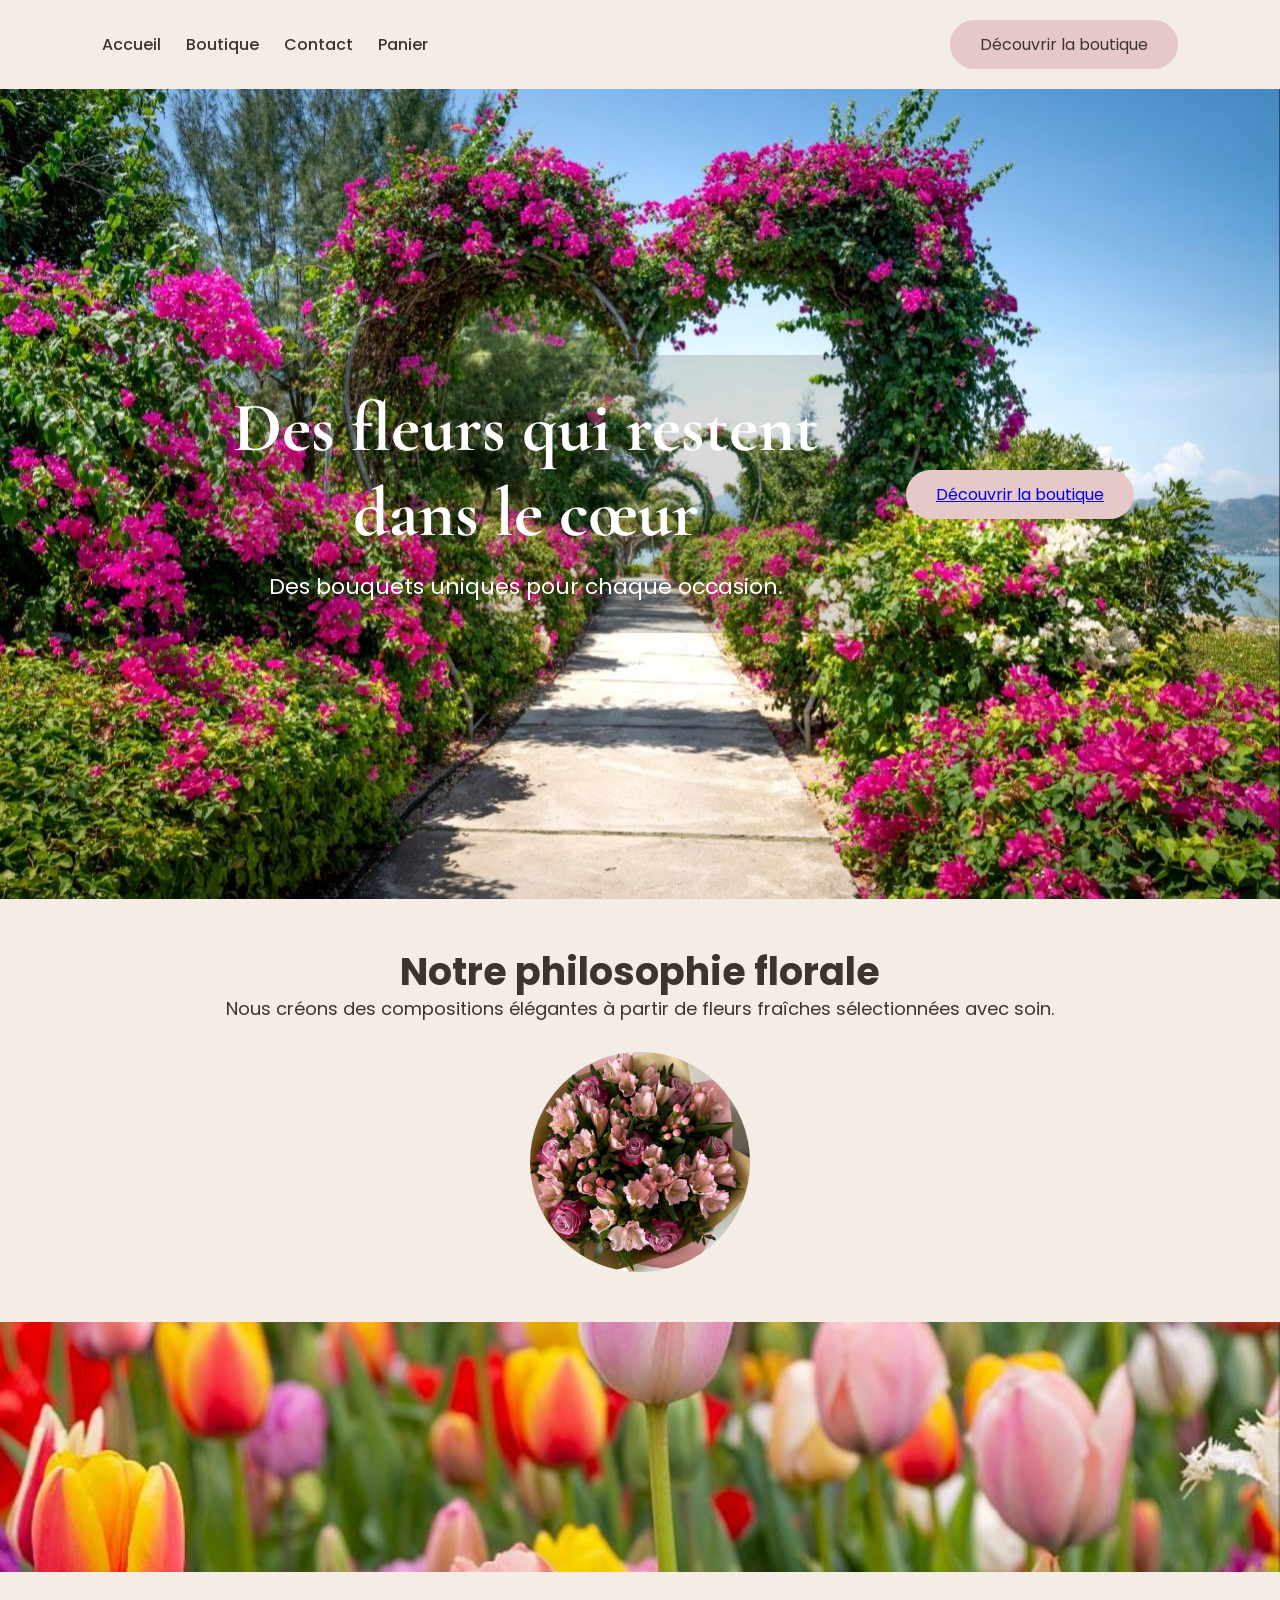
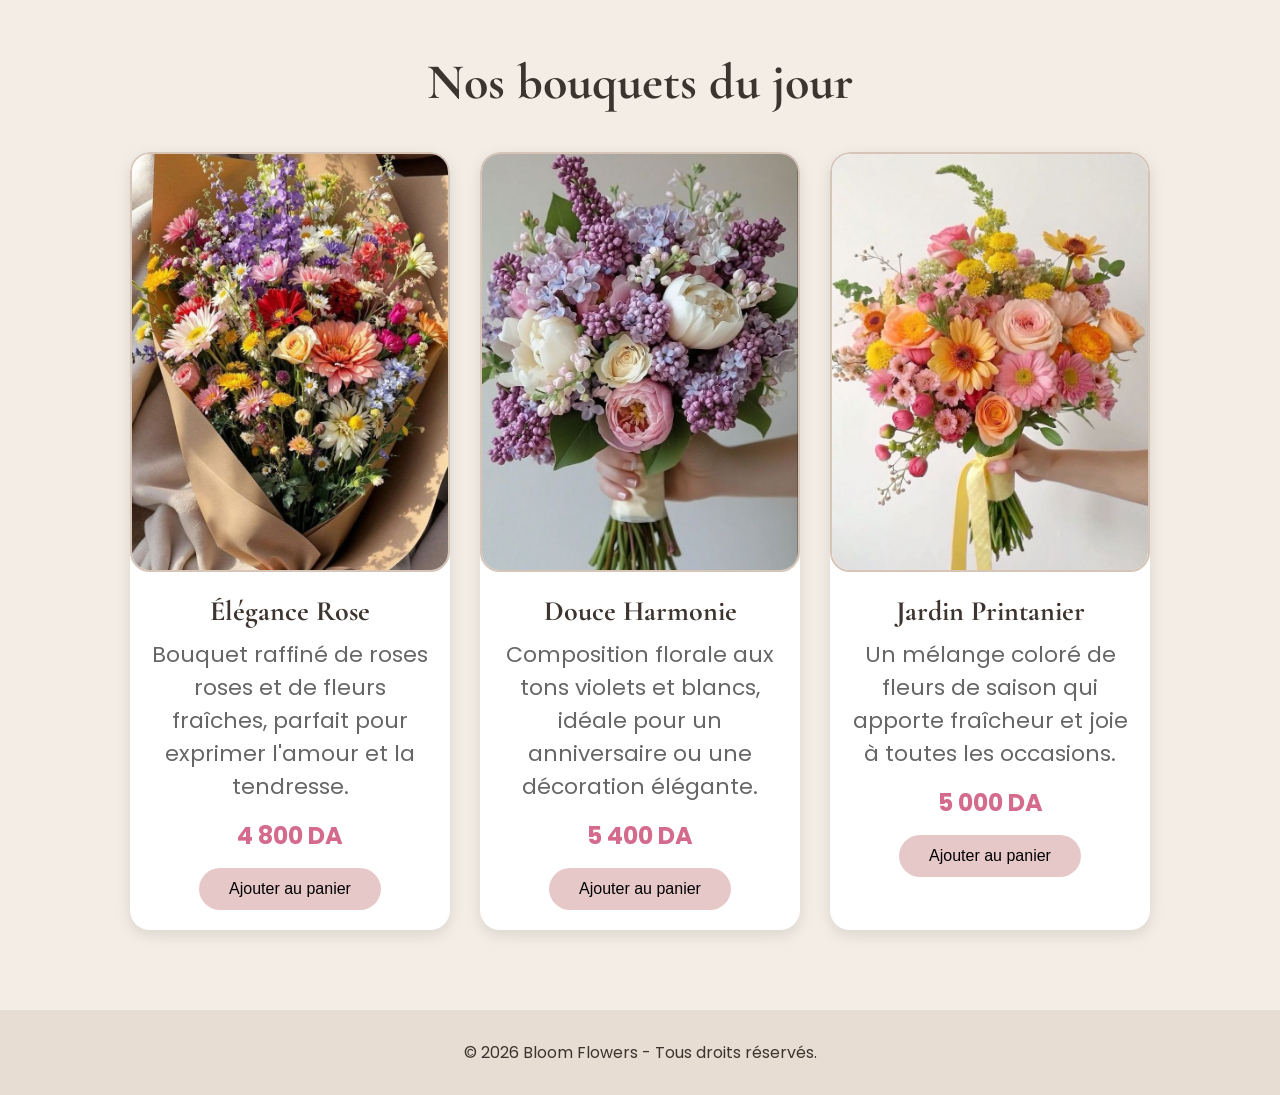
<file: index.html>
<!DOCTYPE html>
<html lang="fr">
<head>
    <meta charset="UTF-8">
    <meta name="viewport" content="width=device-width, initial-scale=1.0">
    <title>Bloom Flowers</title>
    <link rel="stylesheet" href="css/style.css">
</head>
<body>

    <!-- Navbar -->
    <header>
        <nav class="navbar">
    <div class="nav-links">
        <a href="index.html">Accueil</a>
       <a href="html/shop.html">Boutique</a>
<a href="html/contact.html">Contact</a>
<a href="html/cart.html">Panier</a>
    </div>

   <a href="html/shop.html" class="btn-nav">
    Découvrir la boutique
</a>
    
</nav>
    </header>

    <!-- Hero -->
    <section class="hero">
        <div class="hero-text">
            <h2>Des fleurs qui restent dans le cœur</h2>
            <p>Des bouquets uniques pour chaque occasion.</p>
        </div>
        <a href="html/shop.html" class="btn-nav">
    Découvrir la boutique
</a>
    </section>

    <!-- Philosophie -->
    <section class="about">
        <div class="about-text">
            <h2>Notre philosophie florale</h2>
            <p>
                Nous créons des compositions élégantes à partir
                de fleurs fraîches sélectionnées avec soin.
            </p>
        </div>

        <div class="about-image">
           <img src="images/about.jpg" alt="Notre philosophie">
        </div>
    </section>

    <!-- Bande image -->
    <section class="banner"></section>

    <!-- Produits -->
    <section class="products">
        <h2>Nos bouquets du jour</h2>

        <div class="cards">

            <div class="card">
    <img src="images/img1.jpg" alt="Élégance Rose">
    <h3>Élégance Rose</h3>
    <p>Bouquet raffiné de roses roses et de fleurs fraîches, parfait pour exprimer l'amour et la tendresse.</p>
    <h4>4 800 DA</h4>
    <button class="add-to-cart"
        data-name="Élégance Rose"
        data-price="4800">
    Ajouter au panier
</button>
</div>

<div class="card">
    <img src="images/img2.jpg" alt="Douce Harmonie">
    <h3>Douce Harmonie</h3>
    <p>Composition florale aux tons violets et blancs, idéale pour un anniversaire ou une décoration élégante.</p>
    <h4>5 400 DA</h4>
    <button class="add-to-cart"
        data-name="Douce Harmonie"
        data-price="5400">
    Ajouter au panier
</button>
</div>

<div class="card">
    <img src="images/img3.jpg" alt="Jardin Printanier">
    <h3>Jardin Printanier</h3>
    <p>Un mélange coloré de fleurs de saison qui apporte fraîcheur et joie à toutes les occasions.</p>
    <h4>5 000 DA</h4>
    <button class="add-to-cart"
        data-name="Jardin Printanier"
        data-price="5000">
    Ajouter au panier
</button>
</div>


        </div>
    </section>

<footer>
    <p>© 2026 Bloom Flowers - Tous droits réservés.</p>
</footer>
<script src="js/app.js"></script>

</body>
</file>
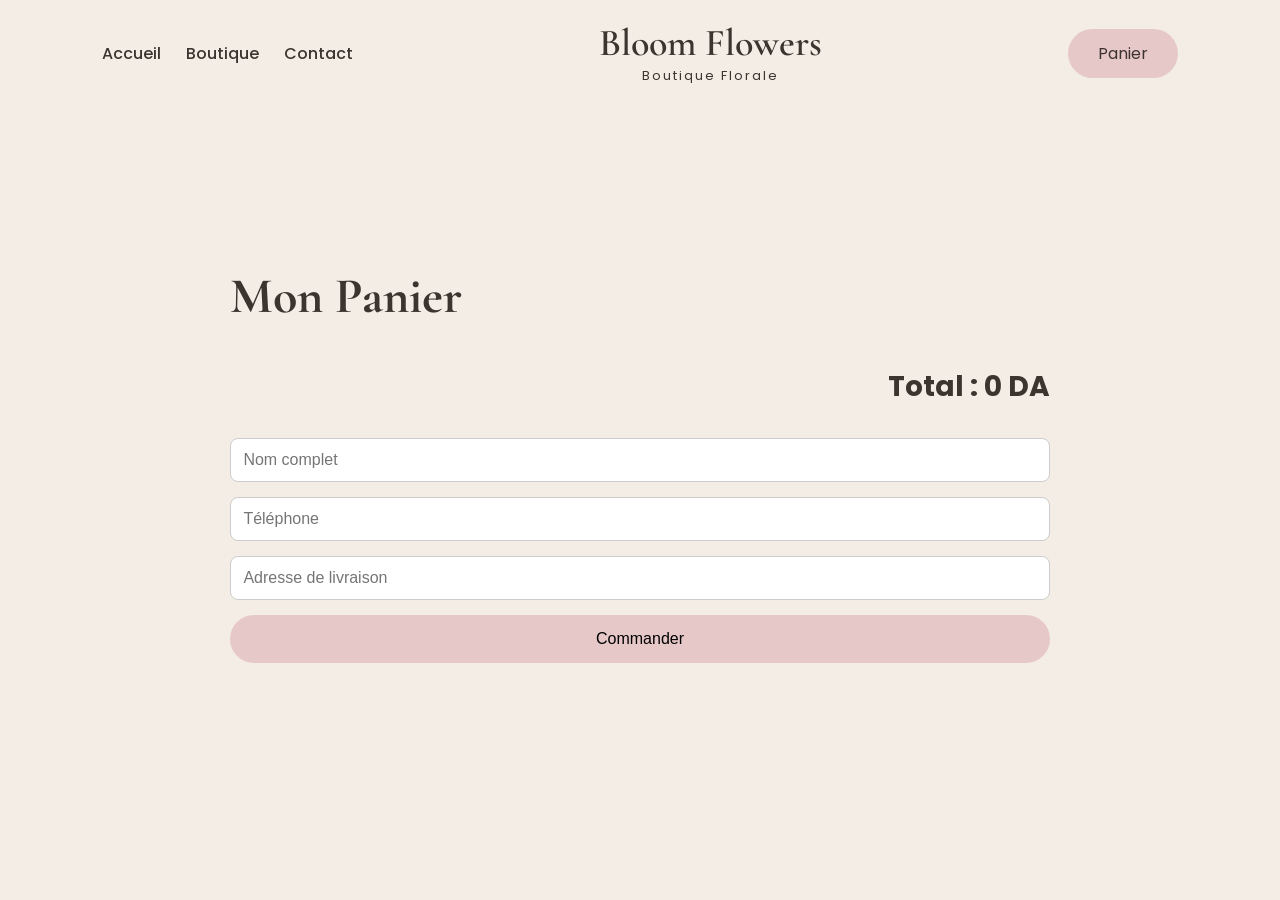
<file: html/cart.html>
<!DOCTYPE html>
<html lang="fr">
<head>
    <meta charset="UTF-8">
    <meta name="viewport" content="width=device-width, initial-scale=1.0">
    <title>Panier - Bloom Flowers</title>
    <link rel="stylesheet" href="../css/style.css">
</head>
<body>

    <header>
        <nav class="navbar">
    <div class="nav-links">
       <a href="../index.html">Accueil</a>
        <a href="shop.html">Boutique</a>
        <a href="contact.html">Contact</a>
    </div>

    <div class="logo">
        <h1>Bloom Flowers</h1>
        <p>Boutique Florale</p>
    </div>

    <a href="cart.html" class="btn-nav">Panier</a>
</nav>
    </header>

    <section class="cart">
        <section class="cart">

    <h2>Mon Panier</h2>

    <div id="cart-items"></div>

    <div class="total">
    <h3 id="total">Total : 0 DA</h3>

    <form id="order-form">
        <input type="text" placeholder="Nom complet" required>
        <input type="tel" placeholder="Téléphone" required>
        <input type="text" placeholder="Adresse de livraison" required>

        <button type="submit">Commander</button>
    </form>
</div>

</section>
    </section>
    <script src="../js/app.js"></script>

</body>
</html>
</file>
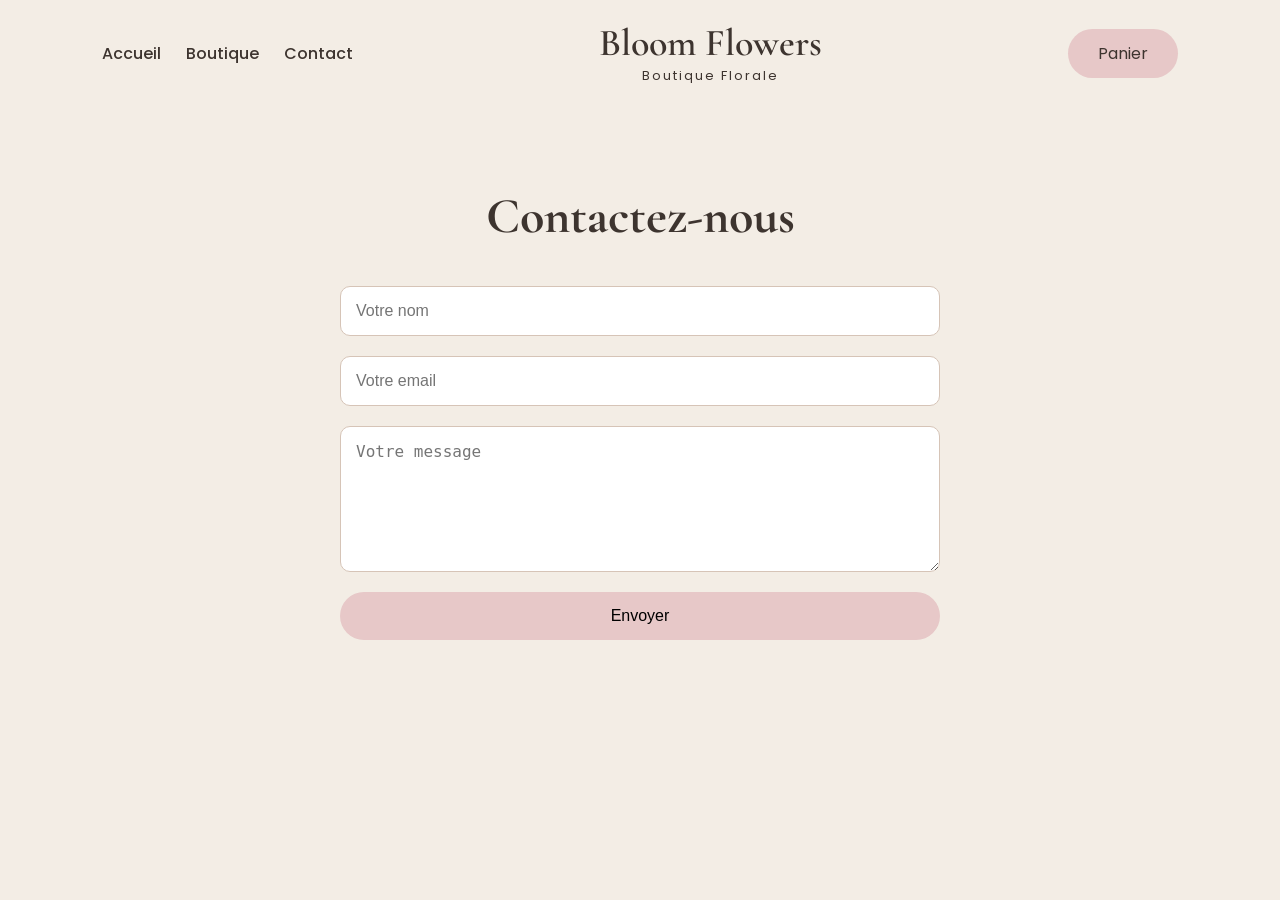
<file: html/contact.html>
<!DOCTYPE html>
<html lang="fr">
<head>
    <meta charset="UTF-8">
    <meta name="viewport" content="width=device-width, initial-scale=1.0">
    <title>Contact - Bloom Flowers</title>
    <link rel="stylesheet" href="../css/style.css">
</head>
<body>

   <nav class="navbar">
    <div class="nav-links">
        <a href="../index.html">Accueil</a>
        <a href="shop.html">Boutique</a>
        <a href="contact.html">Contact</a>
    </div>

    <div class="logo">
        <h1>Bloom Flowers</h1>
        <p>Boutique Florale</p>
    </div>

    <a href="cart.html" class="btn-nav">Panier</a>
</nav>
    <section class="contact">
        <h2>Contactez-nous</h2>

        <form class="contact-form">

            <input type="text" placeholder="Votre nom" required>

            <input type="email" placeholder="Votre email" required>

            <textarea rows="6" placeholder="Votre message" required></textarea>

            <button type="submit">Envoyer</button>

        </form>
    </section>

</body>
</html>
</file>
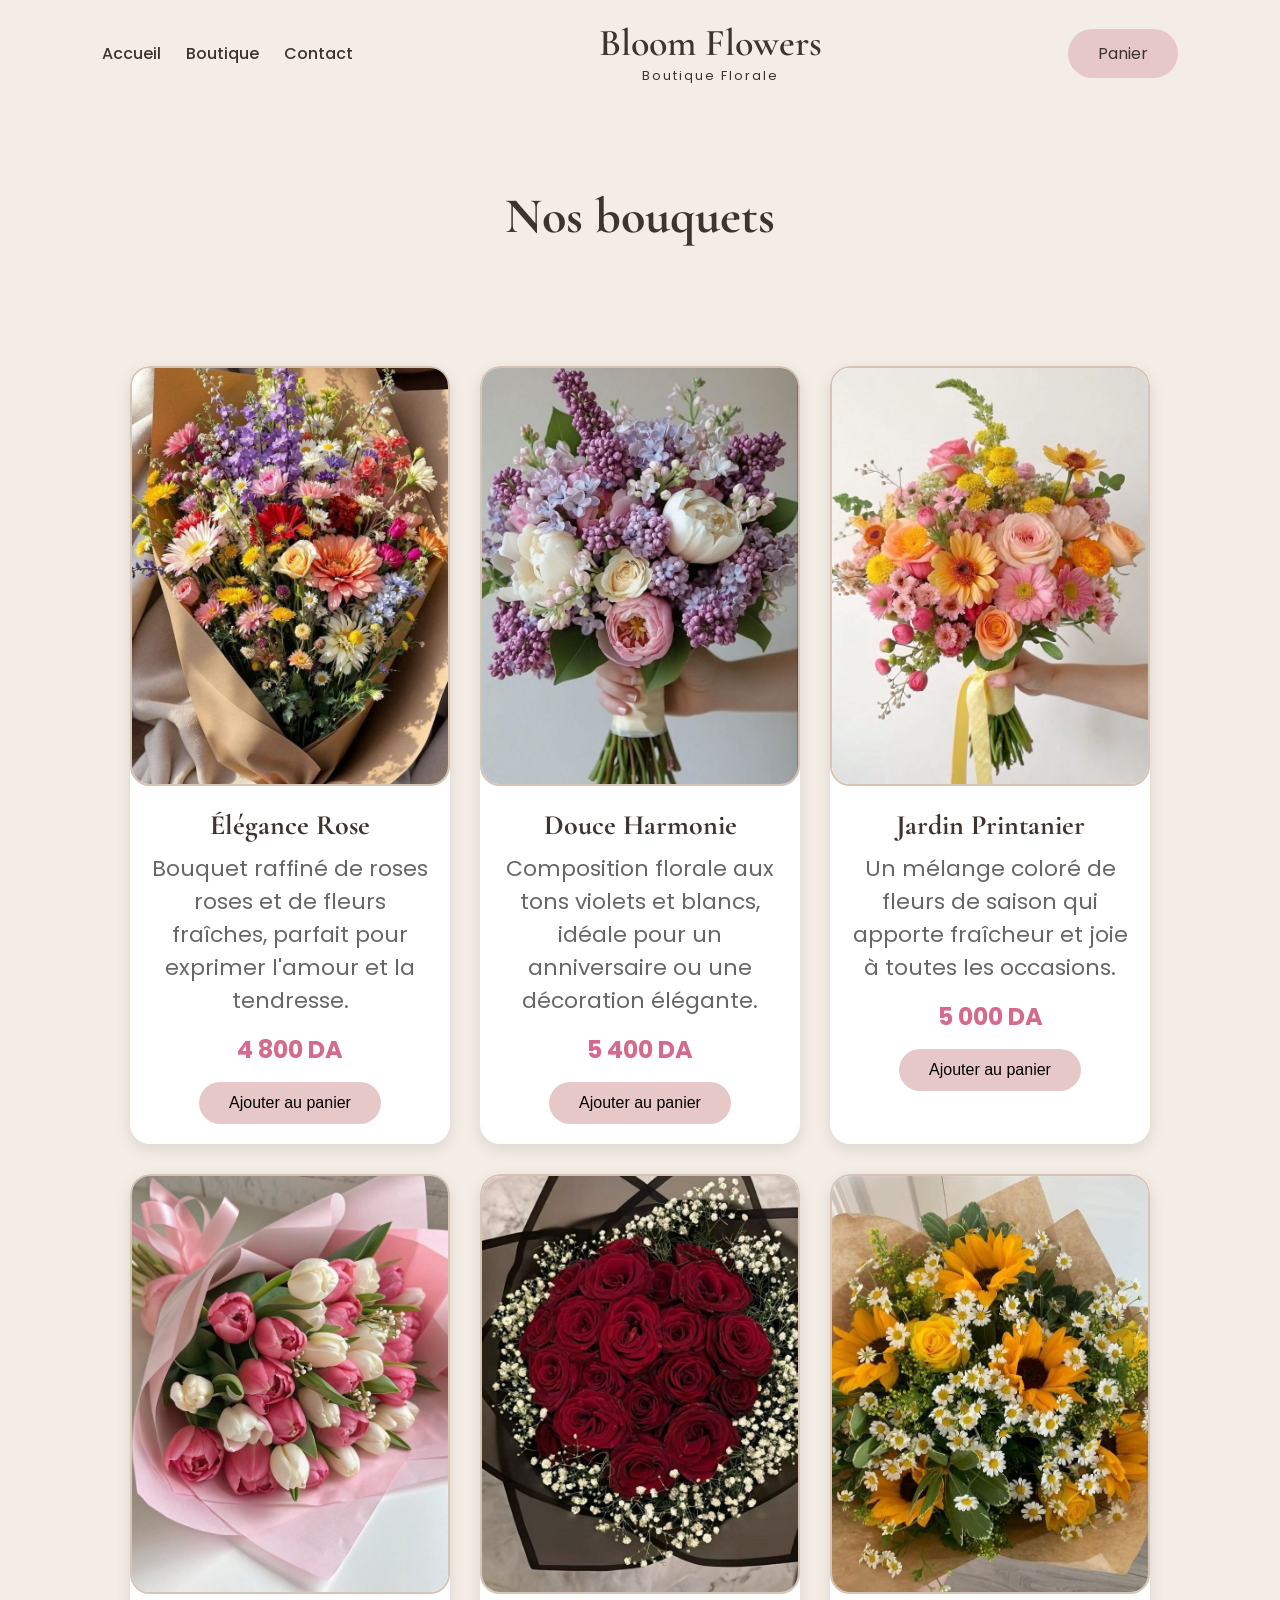
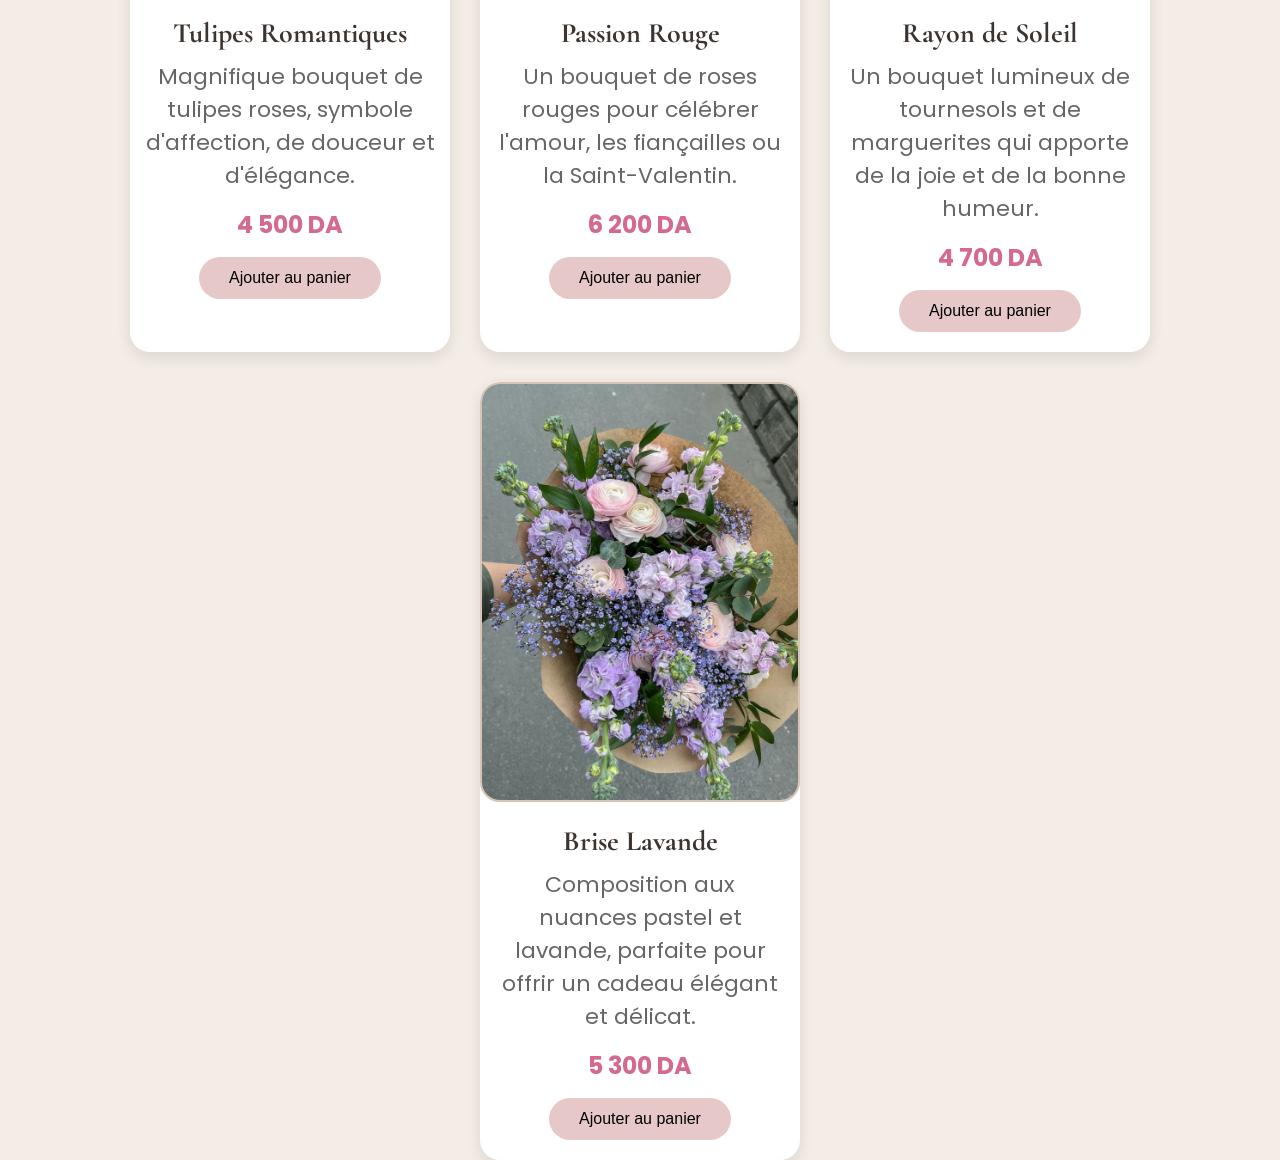
<file: html/shop.html>
<!DOCTYPE html>
<html lang="fr">
<head>
<meta charset="UTF-8">
<meta name="viewport" content="width=device-width, initial-scale=1.0">
<title>Boutique</title>
<link rel="stylesheet" href="../css/style.css">
</head>
<body>

<nav class="navbar">
    <div class="nav-links">
        <a href="../index.html">Accueil</a>
        <a href="shop.html">Boutique</a>
        <a href="contact.html">Contact</a>
    </div>

    <div class="logo">
        <h1>Bloom Flowers</h1>
        <p>Boutique Florale</p>
    </div>

    <a href="cart.html" class="btn-nav">Panier</a>
</nav>
<section class="products">

<h2>Nos bouquets</h2>



</section>
<div class="cards">
<div class="card">
    <img src="../images/img1.jpg" alt="Élégance Rose">
    <h3>Élégance Rose</h3>
    <p>Bouquet raffiné de roses roses et de fleurs fraîches, parfait pour exprimer l'amour et la tendresse.</p>
    <h4>4 800 DA</h4>
    <button class="add-to-cart"
        data-name="Élégance Rose"
        data-price="4800">
    Ajouter au panier
</button>
</div>

<div class="card">
    <img src="../images/img2.jpg" alt="Douce Harmonie">
    <h3>Douce Harmonie</h3>
    <p>Composition florale aux tons violets et blancs, idéale pour un anniversaire ou une décoration élégante.</p>
    <h4>5 400 DA</h4>
    <button class="add-to-cart"
        data-name="Douce Harmonie"
        data-price="5400">
    Ajouter au panier
</button>
</div>
                  
<div class="card">
    <img src="../images/img3.jpg" alt="Jardin Printanier">
    <h3>Jardin Printanier</h3>
    <p>Un mélange coloré de fleurs de saison qui apporte fraîcheur et joie à toutes les occasions.</p>
    <h4>5 000 DA</h4>
   <button class="add-to-cart"
        data-name="Jardin Printanier"
        data-price="5000">
    Ajouter au panier
</button>
</div>

<div class="card">
    <img src="../images/img4.jpg" alt="Tulipes Romantiques">
    <h3>Tulipes Romantiques</h3>
    <p>Magnifique bouquet de tulipes roses, symbole d'affection, de douceur et d'élégance.</p>
    <h4>4 500 DA</h4>
  <button class="add-to-cart"
        data-name="Tulipes Romantiques"
        data-price="4500">
    Ajouter au panier
</button>
</div>

<div class="card">
    <img src="../images/img5.jpg" alt="Passion Rouge">
    <h3>Passion Rouge</h3>
    <p>Un bouquet de roses rouges pour célébrer l'amour, les fiançailles ou la Saint-Valentin.</p>
    <h4>6 200 DA</h4>
   <button class="add-to-cart"
        data-name="Passion Rouge"
        data-price="6200">
    Ajouter au panier
</button>
</div>

<div class="card">
    <img src="../images/img6.jpg" alt="Rayon de Soleil">
    <h3>Rayon de Soleil</h3>
    <p>Un bouquet lumineux de tournesols et de marguerites qui apporte de la joie et de la bonne humeur.</p>
    <h4>4 700 DA</h4>
    <button class="add-to-cart"
        data-name="Rayon de Soleil"
        data-price="4700">
    Ajouter au panier
</button>
</div>

<div class="card">
    <img src="../images/img7.jpg" alt="Brise Lavande">
    <h3>Brise Lavande</h3>
    <p>Composition aux nuances pastel et lavande, parfaite pour offrir un cadeau élégant et délicat.</p>
    <h4>5 300 DA</h4>
    <button class="add-to-cart"
        data-name="Brise Lavande"
        data-price="5300">
    Ajouter au panier
</button>
</div>
</div>
<script src="../js/app.js"></script>

</body>
</html>
</file>
<file: css/style.css>
@import url('https://fonts.googleapis.com/css2?family=Cormorant+Garamond:wght@300;400;500;600&family=Poppins:wght@300;400&display=swap');

*{
    margin:0;
    padding:0;
    box-sizing:border-box;
}

body{
    background:#f3ede5;
    color:#3d342f;
    font-family:'Poppins', sans-serif;
}



.navbar{
    display:flex;
    justify-content:space-between;
    align-items:center;
    padding:20px 8%;
    background:#f3ede5;
}

.logo{
    text-align:center;
}

.logo h1{
    font-family:'Cormorant Garamond', serif;
    font-size:38px;
    font-weight:600;
}

.logo p{
    font-size:13px;
    letter-spacing:2px;
}

.navbar a{
    text-decoration:none;
    color:#3d342f;
}

.btn-nav{
    background:#e7c8c8;
    padding:12px 30px;
    border-radius:30px;
}

/* Hero */

.hero{
    height:90vh;
    background:url("../images/hero.jpg") center/cover no-repeat;
    display:flex;
    justify-content:center;
    align-items:center;
    text-align:center;
}

.hero-text{
    color:white;
    background:rgba(0,0,0,0.15);
    padding:30px;
    border-radius:10px;
}

.hero h2{
    font-family:'Cormorant Garamond', serif;
    font-size:70px;
    max-width:700px;
}

.hero p{
    font-size:22px;
    margin-top:15px;
}

.about{
    display:flex;
    flex-direction:column;
    align-items:center;
    text-align:center;
    padding:50px 20px;
    gap:30px;
}

.about-text{
    width:100%;
}

.about-text h2{
    font-size:38px;
    line-height:1.2;
}

.about-text p{
    font-size:18px;
}

.about-image{
    width:100%;
    display:flex;
    justify-content:center;
}

.about-image img{
    width:220px;
    height:220px;
    max-width:100%;
    border-radius:50%;
    object-fit:cover;
}



.banner{
    height:250px;
    background:url("../images/banner.jpg") center/cover no-repeat;
}

/* Products */

.products{
    padding:100px 10%;
}

.products h2{
    font-family:'Cormorant Garamond', serif;
    font-size:55px;
    margin-bottom:50px;
}

.cards{
    display:flex;
    justify-content:center;
    gap:30px;
    flex-wrap:wrap;
}

.card{
    width:320px;
    text-align:center;
}

.card img{
    width:100%;
    height:420px;
    object-fit:cover;
    border-radius:160px 160px 0 0;
    border:2px solid #d6c4b7;
}

.card h3{
    font-family:'Cormorant Garamond', serif;
    font-size:32px;
    margin-top:15px;
}

.card p{
    margin:15px 0;
    font-size:22px;
}

.card button{
    border:none;
    background:#e7c8c8;
    padding:14px 40px;
    border-radius:30px;
    cursor:pointer;
    transition:0.3s;
}

.card button:hover{
    transform:translateY(-3px);
}


footer{
    text-align:center;
    padding:30px;
    background:#e7ddd3;
}


.cart{
    padding:80px 10%;
    min-height:70vh;
}

.cart h2{
    font-family:'Cormorant Garamond', serif;
    font-size:50px;
    margin-bottom:40px;
}

.cart-item{
    display:flex;
    align-items:center;
    gap:20px;
    background:white;
    padding:20px;
    border-radius:15px;
    margin-bottom:20px;
}

.cart-item img{
    width:120px;
    height:120px;
    object-fit:cover;
    border-radius:10px;
}

.total{
    margin-top:40px;
    text-align:right;
}

.total h3{
    margin-bottom:20px;
    font-size:28px;
}

.total button{
    border:none;
    background:#e7c8c8;
    padding:15px 35px;
    border-radius:30px;
    cursor:pointer;
}
.products{
    padding:80px 10%;
}

.products h2{
    text-align:center;
    margin-bottom:40px;
    font-size:50px;
}

.cards{
    display:flex;
    justify-content:center;
    gap:30px;
    flex-wrap:wrap;
}

.card{
    width:300px;
    text-align:center;
}

.card img{
    width:100%;
    
    object-fit:cover;
    border-radius:20px;
}

.card h3{
    margin-top:15px;
}

.card p{
    margin:10px 0;
}

.card button{
    border:none;
    padding:12px 25px;
    border-radius:25px;
    cursor:pointer;
    background:#e7c8c8;
}


.contact{
    padding:80px 10%;
    text-align:center;
}

.contact h2{
    font-size:50px;
    margin-bottom:40px;
    font-family:'Cormorant Garamond', serif;
}

.contact-form{
    max-width:600px;
    margin:auto;
    display:flex;
    flex-direction:column;
    gap:20px;
}

.contact-form input,
.contact-form textarea{
    padding:15px;
    border:1px solid #d6c4b7;
    border-radius:10px;
    font-size:16px;
}

.contact-form button{
    border:none;
    background:#e7c8c8;
    padding:15px;
    border-radius:30px;
    cursor:pointer;
    font-size:16px;
}
.nav-links{
    display:flex;
    gap:25px;
}

.nav-links a{
    text-decoration:none;
    color:#3d342f;
    font-weight:500;
}
.card{
    width:320px;
    background:#fff;
    border-radius:20px;
    overflow:hidden;
    box-shadow:0 5px 15px rgba(0,0,0,0.1);
    transition:0.3s;
    text-align:center;
    padding-bottom:20px;
}

.card:hover{
    transform:translateY(-8px);
}

.card img{
    width:100%;
    object-fit:cover;
}

.card h3{
    margin:15px 0 10px;
    font-size:28px;
    font-family:'Cormorant Garamond', serif;
}

.card p{
    padding:0 15px;
    color:#666;
    line-height:1.5;
    min-height:80px;
}

.card h4{
    color:#d46a8c;
    font-size:24px;
    margin:15px 0;
}

.card button{
    background:#e7c8c8;
    border:none;
    padding:12px 30px;
    border-radius:30px;
    cursor:pointer;
    font-size:16px;
    transition:0.3s;
}

.card button:hover{
    background:#d9a9a9;
}
#order-form{
    display:flex;
    flex-direction:column;
    gap:15px;
    margin-top:30px;
}

#order-form input{
    padding:12px;
    border:1px solid #ccc;
    border-radius:8px;
    font-size:16px;
}

#order-form button{
    padding:15px;
    background:#e7c8c8;
    border:none;
    border-radius:30px;
    cursor:pointer;
    font-size:16px;
}

@media (max-width:768px){

    .navbar{
        flex-direction:column;
        gap:20px;
        padding:20px;
    }

    .nav-links{
        flex-direction:column;
        align-items:center;
        gap:15px;
    }

    .hero{
        height:70vh;
        padding:20px;
    }

    .hero h2{
        font-size:38px;
        line-height:1.2;
    }

    .hero p{
        font-size:18px;
    }

    .about{
        flex-direction:column;
        padding:60px 20px;
        text-align:center;
    }

    .about-image img{
        width:250px;
        height:250px;
    }

    .products{
        padding:60px 20px;
    }

    .products h2{
        font-size:38px;
        text-align:center;
    }

    .cards{
        flex-direction:column;
        align-items:center;
    }

    .card{
        width:100%;
        max-width:350px;
    }

    .card img{
        height:300px;
    }

    .cart{
        padding:60px 20px;
    }

    .cart-item{
        flex-direction:column;
        text-align:center;
    }

    .cart-item img{
        width:180px;
        height:180px;
    }

    .total{
        text-align:center;
    }

    .contact{
        padding:60px 20px;
    }

    .contact h2{
        font-size:38px;
    }

    .contact-form{
        width:100%;
    }

    footer{
        padding:20px;
        font-size:14px;
    }
}
.remove-btn{
    background:#d9534f;
    color:white;
    border:none;
    padding:10px 20px;
    border-radius:8px;
    cursor:pointer;
    margin-left:auto;
}

.remove-btn:hover{
    background:#c9302c;
}
</file>
